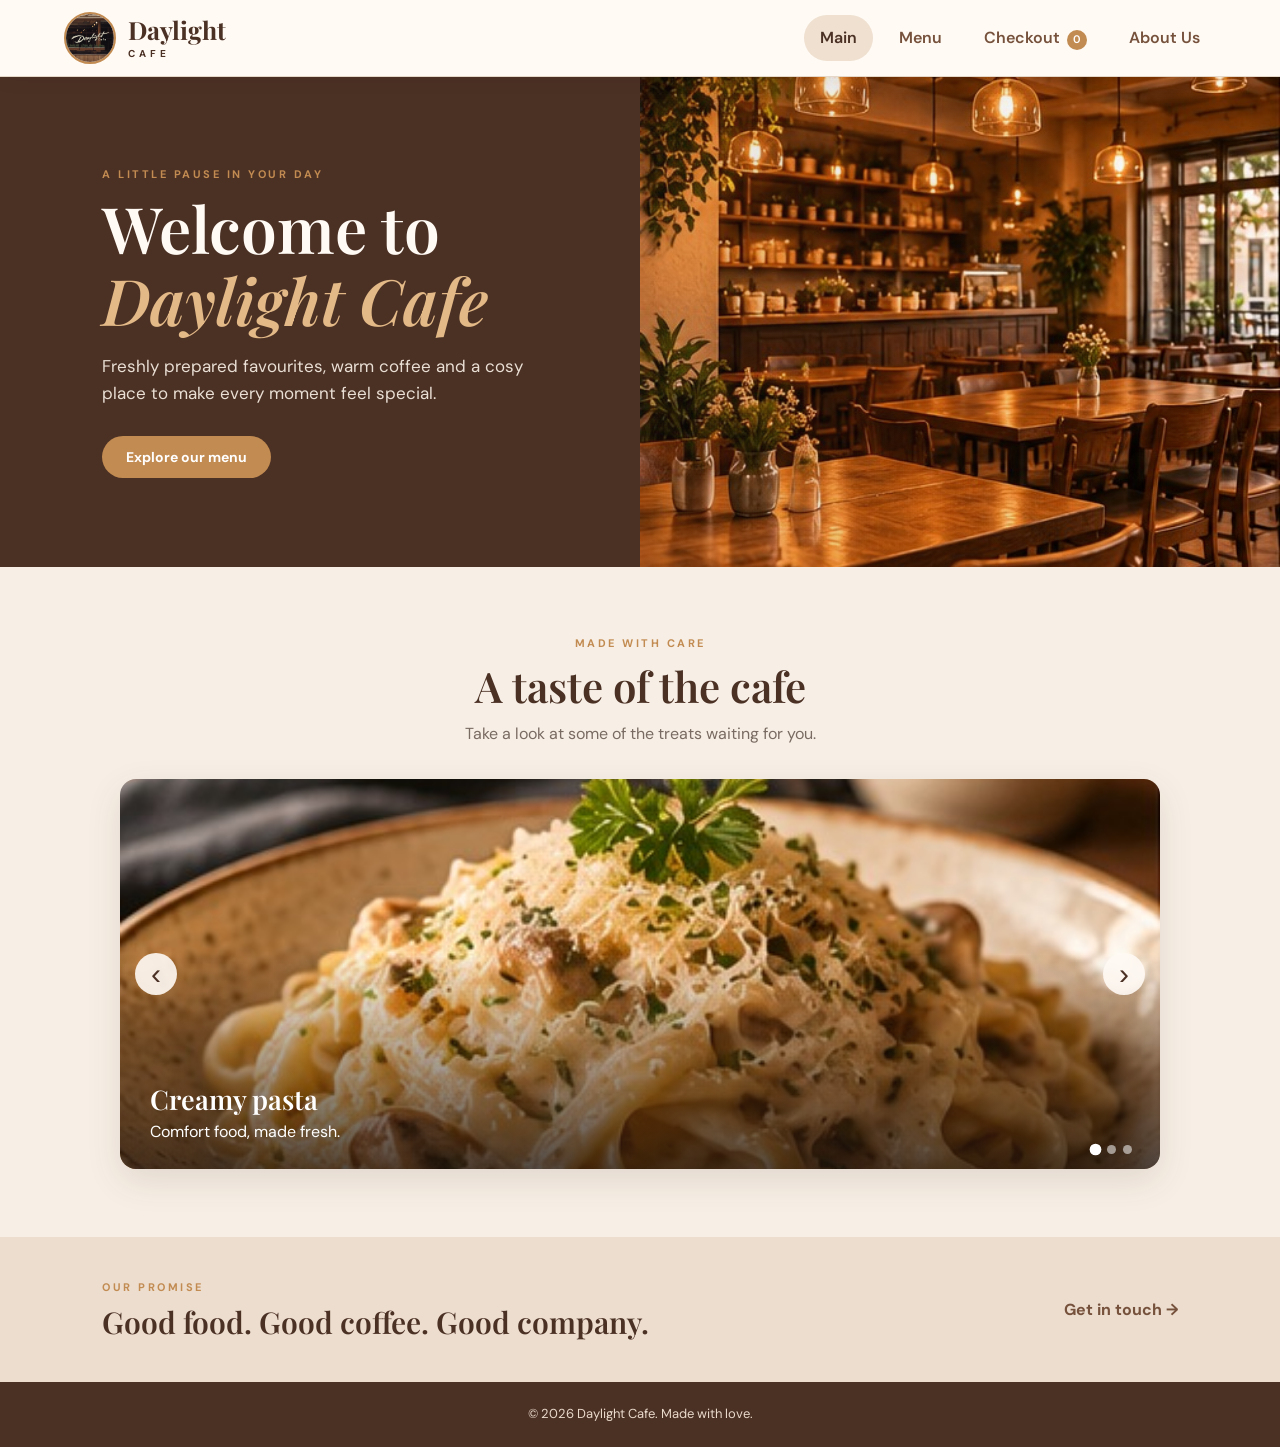
<file: index.html>
<!DOCTYPE html>
<html lang="en">
<head>
  <meta charset="UTF-8">
  <meta name="viewport" content="width=device-width, initial-scale=1.0">
  <title>Daylight Cafe | Home</title>
  <link rel="stylesheet" href="cafestyle.css">
  <script src="cafe.js" defer></script>
</head>
<body>
  <header class="site-header">
    <a class="brand" href="index.html"><img src="cafe-logo.webp" alt="Daylight Cafe storefront"><span>Daylight <small>CAFE</small></span></a>
    <button class="nav-toggle" aria-label="Open navigation" aria-expanded="false">☰</button>
    <nav class="nav-links" aria-label="Main navigation">
      <a class="active" href="index.html">Main</a>
      <a href="menu.html">Menu</a>
      <a href="checkout.html">Checkout <span class="cart-count">0</span></a>
      <a href="contact.html">About Us</a>
    </nav>
  </header>

  <main>
    <section class="hero">
      <div class="hero-copy">
        <p class="eyebrow">A little pause in your day</p>
        <h1>Welcome to <em>Daylight Cafe</em></h1>
        <p>Freshly prepared favourites, warm coffee and a cosy place to make every moment feel special.</p>
        <a class="button" href="menu.html">Explore our menu</a>
      </div>
      <div class="hero-image" role="img" aria-label="Warm cafe interior"></div>
    </section>

    <section class="section">
      <div class="section-heading">
        <p class="eyebrow">Made with care</p>
        <h2>A taste of the cafe</h2>
        <p>Take a look at some of the treats waiting for you.</p>
      </div>
      <div class="slider" data-slider>
        <button class="slide-arrow prev" aria-label="Previous picture">‹</button>
        <div class="slides">
          <article class="slide active">
            <img src="pasta.jpg" alt="Creamy pasta dish">
            <div class="slide-caption"><h3>Creamy pasta</h3><p>Comfort food, made fresh.</p></div>
          </article>
          <article class="slide">
            <img src="coffee.jpg" alt="Freshly prepared coffee">
            <div class="slide-caption"><h3>Fresh coffee</h3><p>Your favourite cup, any time of day.</p></div>
          </article>
          <article class="slide">
            <img src="donuts.jpg" alt="Fresh cafe pastries">
            <div class="slide-caption"><h3>Sweet treats</h3><p>A little something to brighten your day.</p></div>
          </article>
        </div>
        <button class="slide-arrow next" aria-label="Next picture">›</button>
        <div class="slider-dots" aria-label="Choose a picture"></div>
      </div>
    </section>

    <section class="welcome-strip">
      <div><p class="eyebrow">Our promise</p><h2>Good food. Good coffee. Good company.</h2></div>
      <a class="text-link" href="contact.html">Get in touch →</a>
    </section>
  </main>
  <footer><p>© <span data-year></span> Daylight Cafe. Made with love.</p></footer>
</body>
</html>
</file>
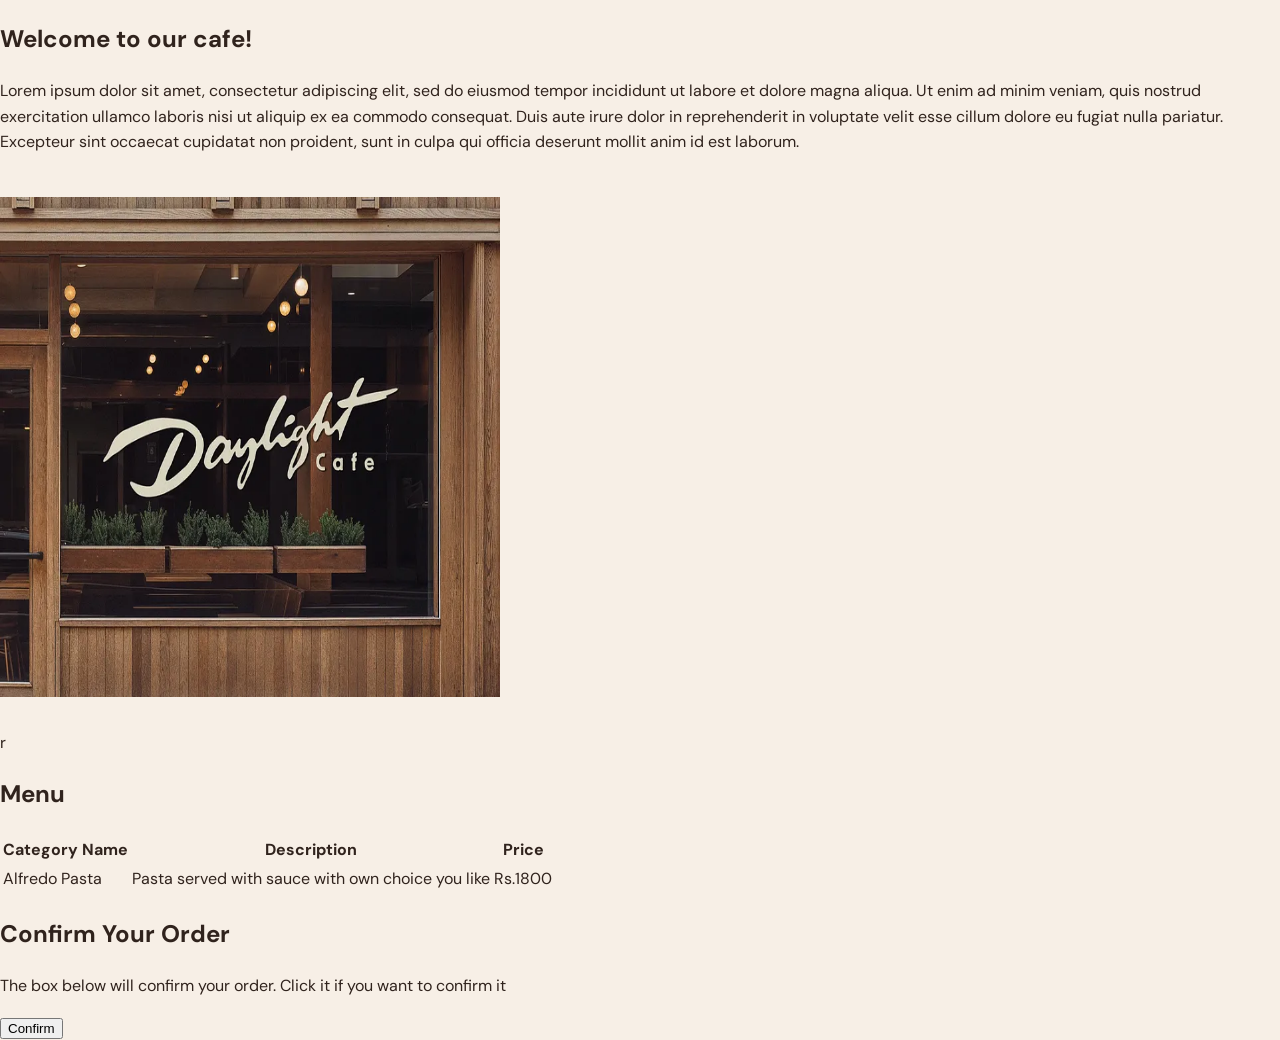
<file: cafe.html>
<!-- Zaigham Shahzad SE-A
i263021 -->
<!DOCTYPE html>
<html lang="en">
<head>
    <meta charset="UTF-8">
    <meta name="viewport" content="width=device-width, initial-scale=1.0">
    <title>Cafe Bedaar</title>
    <link rel="stylesheet" href="cafestyle.css">
    <script src="cafe.js"></script>
</head>
<body>
    <h2 class ="main">Welcome to our cafe!</h2>
    <p id = sub>Lorem ipsum dolor sit amet, consectetur adipiscing elit, sed do eiusmod tempor incididunt ut labore et dolore magna aliqua. Ut enim ad minim veniam, quis nostrud exercitation ullamco laboris nisi ut aliquip ex ea commodo consequat. Duis aute irure dolor in reprehenderit in voluptate velit esse cillum dolore eu fugiat nulla pariatur. Excepteur sint occaecat cupidatat non proident, sunt in culpa qui officia deserunt mollit anim id est laborum.</p><br>
    <img src="cafe logo.webp"  height="500px" width="500px" >
    <br>
    <br>r
    <h2 class="main">Menu</h2>
    <table>
        <tr>
            <th>Category Name</th>
            <th>Description</th>
            <th>Price</th>
        </tr>
        <tr>
            <td>Alfredo Pasta</td>
            <td>Pasta served with sauce with own choice you like</td>
            <td>Rs.1800</td>
        </tr>
    </table>
    <h2 class="main">Confirm Your Order</h2>
    <p>The box below will confirm your order. Click it if you want to confirm it</p>
    <button class="cbutton" onclick="confirm()">Confirm</button>
</body>
</html>
</file>
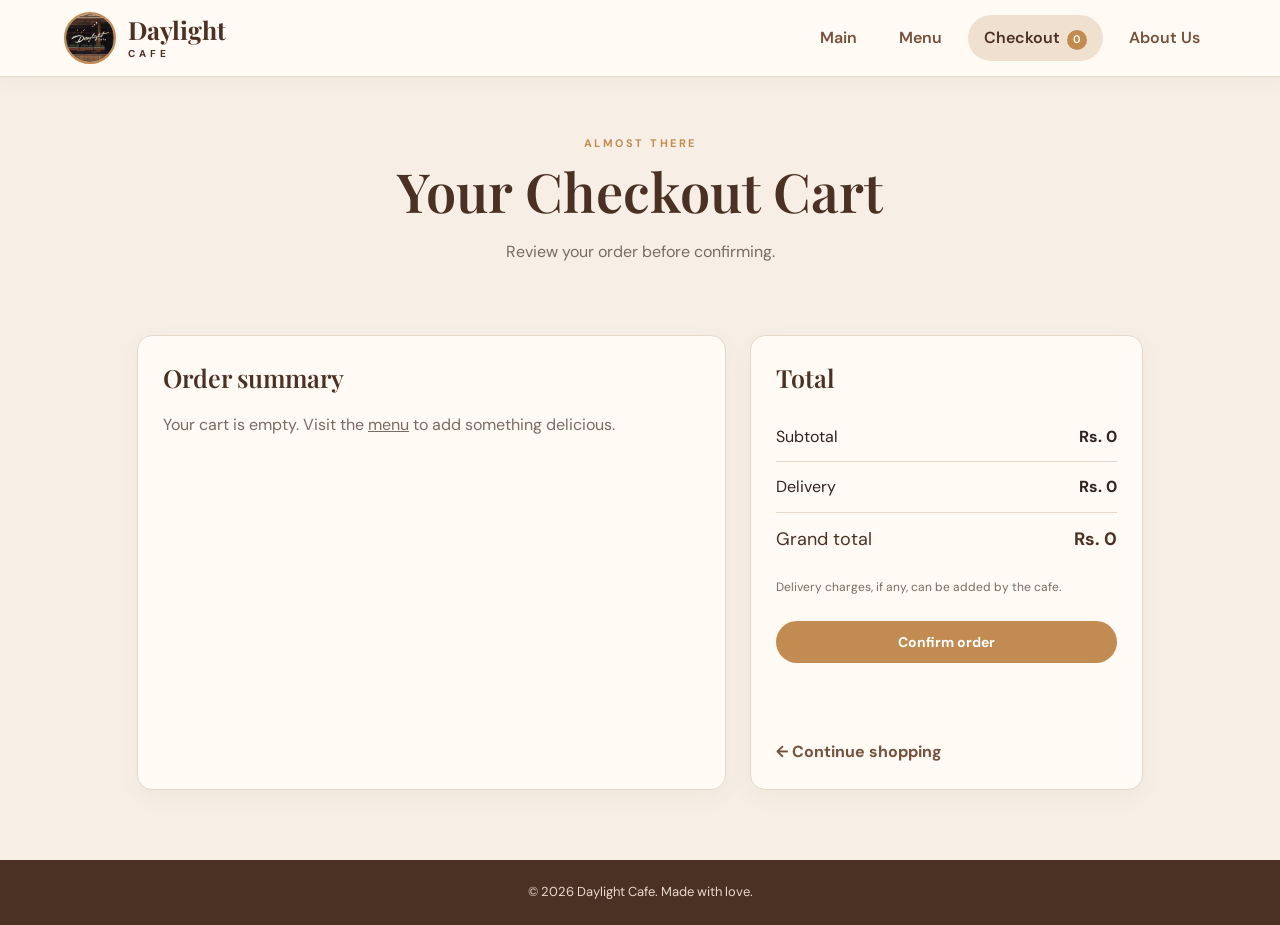
<file: checkout.html>
<!DOCTYPE html>
<html lang="en">
<head>
  <meta charset="UTF-8">
  <meta name="viewport" content="width=device-width, initial-scale=1.0">
  <title>Daylight Cafe | Checkout</title>
  <link rel="stylesheet" href="cafestyle.css">
  <script src="cafe.js" defer></script>
</head>
<body>
  <header class="site-header">
    <a class="brand" href="index.html"><img src="cafe-logo.webp" alt="Daylight Cafe storefront"><span>Daylight <small>CAFE</small></span></a>
    <button class="nav-toggle" aria-label="Open navigation" aria-expanded="false">☰</button>
    <nav class="nav-links" aria-label="Main navigation">
      <a href="index.html">Main</a><a href="menu.html">Menu</a>
      <a class="active" href="checkout.html">Checkout <span class="cart-count">0</span></a><a href="contact.html">About Us</a>
    </nav>
  </header>
  <main class="page-main">
    <section class="page-title"><p class="eyebrow">Almost there</p><h1>Your Checkout Cart</h1><p>Review your order before confirming.</p></section>
    <section class="checkout-layout">
      <div class="cart-panel">
        <h2>Order summary</h2>
        <div id="cart-items" class="cart-items"><p class="empty-cart">Your cart is empty. Visit the <a href="menu.html">menu</a> to add something delicious.</p></div>
      </div>
      <aside class="summary-panel">
        <h2>Total</h2>
        <div class="total-row"><span>Subtotal</span><strong id="cart-subtotal">Rs. 0</strong></div>
        <div class="total-row"><span>Delivery</span><strong>Rs. 0</strong></div>
        <div class="total-row grand-total"><span>Grand total</span><strong id="cart-total">Rs. 0</strong></div>
        <p class="small-note">Delivery charges, if any, can be added by the cafe.</p>
        <button class="button full-width" id="confirm-order">Confirm order</button>
        <p class="cart-message" id="checkout-message" aria-live="polite"></p>
        <a class="text-link" href="menu.html">← Continue shopping</a>
      </aside>
    </section>
  </main>
  <footer><p>© <span data-year></span> Daylight Cafe. Made with love.</p></footer>
</body>
</html>
</file>
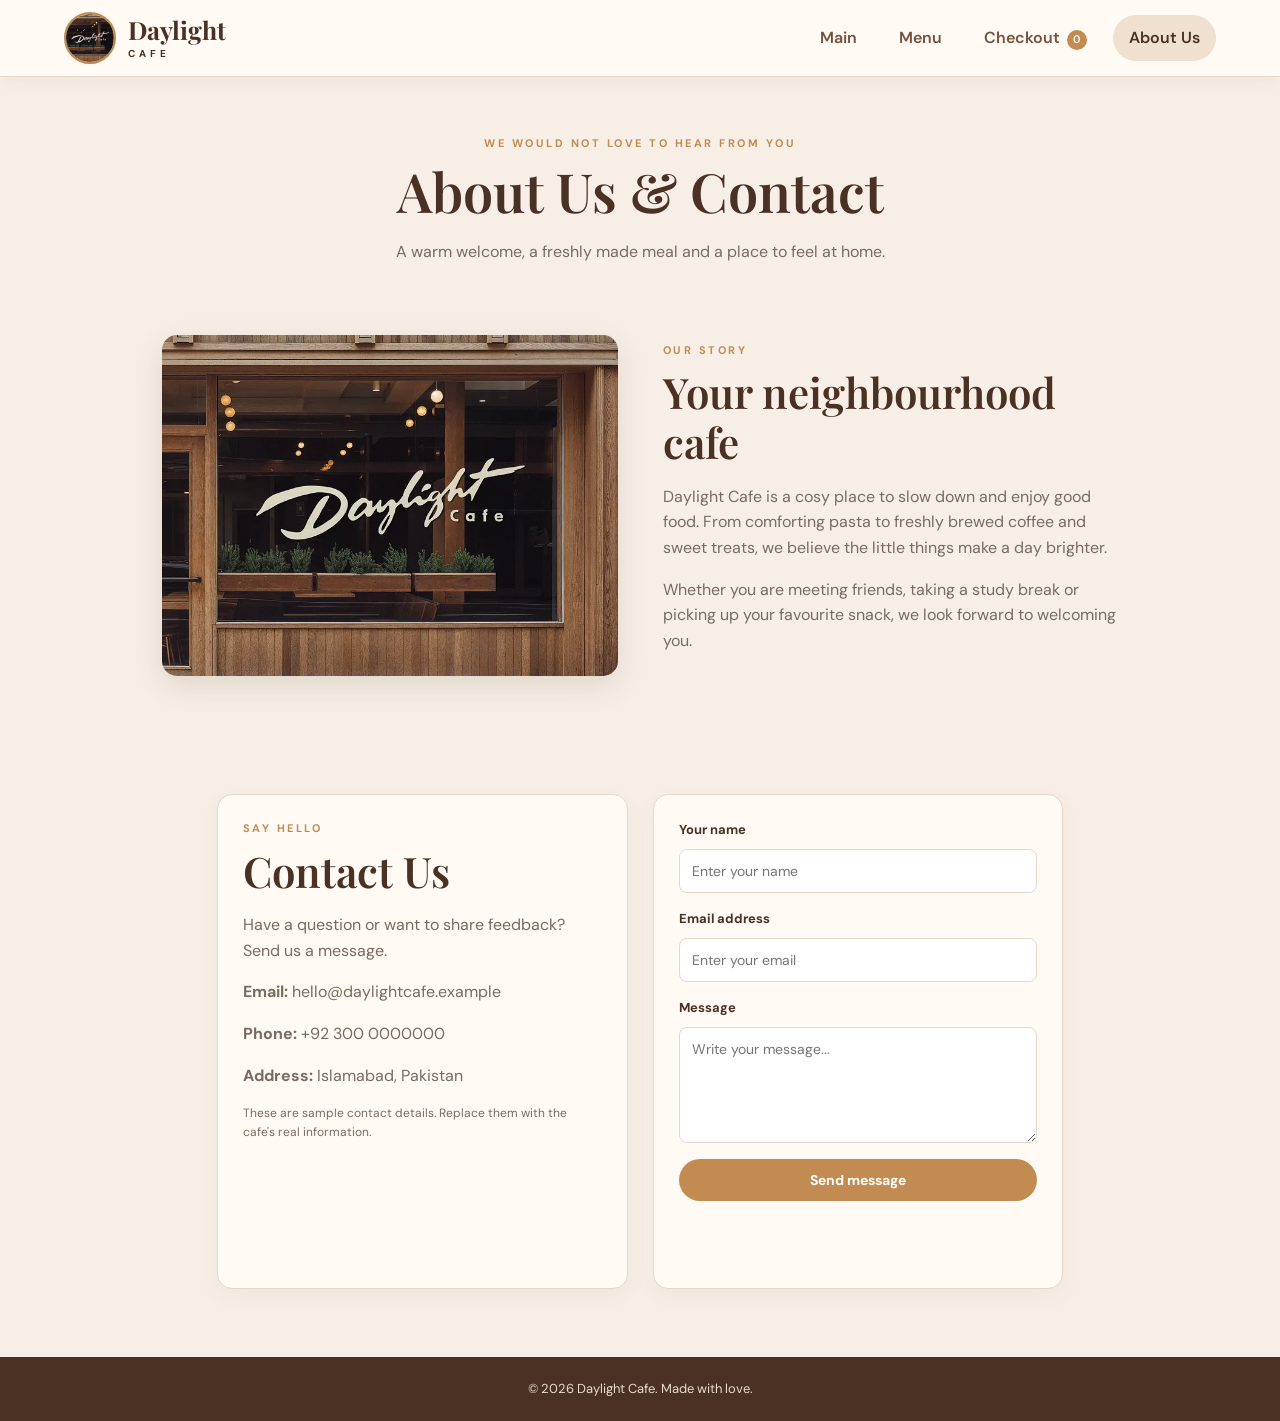
<file: contact.html>
<!DOCTYPE html>
<html lang="en">
<head>
  <meta charset="UTF-8">
  <meta name="viewport" content="width=device-width, initial-scale=1.0">
  <title>Daylight Cafe | About Us</title>
  <link rel="stylesheet" href="cafestyle.css">
  <script src="cafe.js" defer></script>
</head>
<body>
  <header class="site-header">
    <a class="brand" href="index.html"><img src="cafe-logo.webp" alt="Daylight Cafe storefront"><span>Daylight <small>CAFE</small></span></a>
    <button class="nav-toggle" aria-label="Open navigation" aria-expanded="false">☰</button>
    <nav class="nav-links" aria-label="Main navigation">
      <a href="index.html">Main</a><a href="menu.html">Menu</a>
      <a href="checkout.html">Checkout <span class="cart-count">0</span></a><a class="active" href="contact.html">About Us</a>
    </nav>
  </header>
  <main class="page-main">
    <section class="page-title"><p class="eyebrow">We would not love to hear from you</p><h1>About Us & Contact</h1><p>A warm welcome, a freshly made meal and a place to feel at home.</p></section>
    <section class="about-layout">
      <div class="about-photo"><img src="cafe-logo.webp" alt="Daylight Cafe storefront"></div>
      <div class="about-copy"><p class="eyebrow">Our story</p><h2>Your neighbourhood cafe</h2><p>Daylight Cafe is a cosy place to slow down and enjoy good food. From comforting pasta to freshly brewed coffee and sweet treats, we believe the little things make a day brighter.</p><p>Whether you are meeting friends, taking a study break or picking up your favourite snack, we look forward to welcoming you.</p></div>
    </section>
    <section class="contact-layout section">
      <div class="contact-details"><p class="eyebrow">Say hello</p><h2>Contact Us</h2><p>Have a question or want to share feedback? Send us a message.</p><p><strong>Email:</strong> hello@daylightcafe.example</p><p><strong>Phone:</strong> +92 300 0000000</p><p><strong>Address:</strong> Islamabad, Pakistan</p><p class="small-note">These are sample contact details. Replace them with the cafe's real information.</p></div>
      <form id="contact-form" class="contact-form">
        <label for="contact-name">Your name</label><input id="contact-name" name="name" type="text" placeholder="Enter your name" required>
        <label for="contact-email">Email address</label><input id="contact-email" name="email" type="email" placeholder="Enter your email" required>
        <label for="contact-message">Message</label><textarea id="contact-message" name="message" rows="5" placeholder="Write your message..." required></textarea>
        <button class="button" type="submit">Send message</button><p id="contact-feedback" class="cart-message" aria-live="polite"></p>
      </form>
    </section>
  </main>
  <footer><p>© <span data-year></span> Daylight Cafe. Made with love.</p></footer>
</body>
</html>
</file>
<file: cafestyle.css>
@import url('https://fonts.googleapis.com/css2?family=DM+Sans:wght@400;500;600;700&family=Playfair+Display:wght@500;600;700&display=swap');
:root{--cream:#f7efe6;--cream2:#fffaf4;--brown:#4b3024;--brown2:#76513c;--gold:#c28b51;--ink:#30231d;--muted:#796b61;--line:#e6d8c9;--white:#fff}
*{box-sizing:border-box}html{scroll-behavior:smooth}body{margin:0;background:var(--cream);color:var(--ink);font-family:'DM Sans',Arial,sans-serif;line-height:1.6}
a{color:inherit}.site-header{position:sticky;top:0;z-index:20;display:flex;align-items:center;justify-content:space-between;padding:12px clamp(18px,5vw,76px);background:rgba(255,250,244,.96);border-bottom:1px solid var(--line);box-shadow:0 3px 18px rgba(70,43,27,.06)}
.brand{display:flex;align-items:center;gap:12px;text-decoration:none;color:var(--brown);font-family:'Playfair Display',serif;font-size:25px;font-weight:700;line-height:1}.brand img{width:52px;height:52px;object-fit:cover;border-radius:50%;border:2px solid var(--gold)}.brand small{display:block;font:700 10px 'DM Sans',sans-serif;letter-spacing:4px;margin-top:5px}
.nav-links{display:flex;align-items:center;gap:10px}.nav-links a{padding:10px 16px;text-decoration:none;color:var(--brown2);font-weight:600;border-radius:30px;transition:.2s}.nav-links a:hover,.nav-links a.active{background:#efe0d0;color:var(--brown)}.cart-count{display:inline-grid;place-items:center;min-width:20px;height:20px;padding:0 5px;margin-left:3px;border-radius:20px;background:var(--gold);color:#fff;font-size:11px}
.nav-toggle{display:none;border:0;background:none;font-size:27px;color:var(--brown)}
.hero{display:grid;grid-template-columns:1fr 1fr;min-height:490px;background:var(--brown);color:var(--cream2)}.hero-copy{align-self:center;padding:70px clamp(25px,8vw,120px)}.hero h1,.page-title h1{font:600 clamp(38px,5vw,64px)/1.12 'Playfair Display',serif;margin:8px 0 18px}.hero h1 em{color:#e2b987}.hero-copy>p:not(.eyebrow){max-width:480px;color:#eadfd4;font-size:17px;margin-bottom:28px}.hero-image{min-height:390px;background:linear-gradient(90deg,rgba(75,48,36,.12),transparent),url('cafe-interior.jpg') center/cover}
.eyebrow{text-transform:uppercase;letter-spacing:2.5px;font-size:11px;font-weight:700;color:var(--gold);margin:0 0 8px}.button{display:inline-block;border:0;border-radius:30px;padding:12px 24px;background:var(--gold);color:#fff;text-decoration:none;font:700 14px 'DM Sans',sans-serif;cursor:pointer;transition:transform .2s,background .2s}.button:hover{background:var(--brown2);transform:translateY(-2px)}.button-outline{background:transparent;color:var(--brown);border:1px solid var(--brown2)}.button-outline:hover{color:white}.section{padding:68px clamp(18px,6vw,90px)}.section-heading,.page-title{text-align:center;margin:0 auto 32px}.section-heading h2,.welcome-strip h2,.about-copy h2,.contact-details h2{font:600 clamp(29px,4vw,42px)/1.2 'Playfair Display',serif;margin:4px 0 10px;color:var(--brown)}.section-heading p:last-child,.page-title>p:last-child{color:var(--muted);margin:0}
.slider{position:relative;max-width:1040px;margin:0 auto;overflow:hidden;border-radius:16px;box-shadow:0 12px 35px rgba(70,43,27,.12)}.slides{position:relative;min-height:390px}.slide{display:none;position:relative;height:390px}.slide.active{display:block;animation:fade .5s}.slide img{width:100%;height:100%;object-fit:cover;display:block}.slide:after{content:"";position:absolute;inset:45% 0 0;background:linear-gradient(transparent,rgba(25,16,12,.75))}.slide-caption{position:absolute;z-index:2;left:30px;bottom:22px;color:white}.slide-caption h3{font:600 27px 'Playfair Display',serif;margin:0}.slide-caption p{margin:2px 0}.slide-arrow{position:absolute;z-index:4;top:50%;transform:translateY(-50%);width:42px;height:42px;border:0;border-radius:50%;background:rgba(255,250,244,.9);color:var(--brown);font-size:30px;cursor:pointer}.slide-arrow.prev{left:15px}.slide-arrow.next{right:15px}.slider-dots{position:absolute;z-index:5;bottom:15px;right:28px;display:flex;gap:7px}.slider-dots button{width:9px;height:9px;padding:0;border:0;border-radius:50%;background:#ffffff88;cursor:pointer}.slider-dots button.active{background:#fff;transform:scale(1.3)}@keyframes fade{from{opacity:.55}to{opacity:1}}
.welcome-strip{display:flex;align-items:center;justify-content:space-between;gap:20px;padding:42px clamp(18px,8vw,120px);background:#ecddce}.welcome-strip h2{font-size:30px;margin:0}.text-link{color:var(--brown2);font-weight:700;text-decoration:none}.text-link:hover{text-decoration:underline}
footer{text-align:center;padding:22px;background:var(--brown);color:#e9dacc;font-size:13px}footer p{margin:0}.page-main{min-height:70vh}.page-title{padding:58px 18px 28px}.page-title h1{color:var(--brown);font-size:clamp(38px,5vw,54px)}.menu-feature{max-width:900px}.menu-feature .slides,.menu-feature .slide{height:300px;min-height:300px}
.menu-section{padding-top:55px}.menu-grid{display:grid;grid-template-columns:repeat(2,minmax(0,1fr));gap:24px;max-width:1050px;margin:0 auto}.menu-card{overflow:hidden;background:var(--cream2);border:1px solid var(--line);border-radius:14px;box-shadow:0 6px 20px rgba(70,43,27,.06)}.menu-card>img{display:block;width:100%;height:220px;object-fit:cover}.menu-card-content{padding:20px}.menu-card-title{display:flex;align-items:flex-start;justify-content:space-between;gap:10px}.menu-card-title h3{font:600 22px 'Playfair Display',serif;color:var(--brown);margin:0}.menu-card-title strong{white-space:nowrap;color:var(--brown2)}.menu-card p{color:var(--muted);margin:10px 0 17px;font-size:14px}.center{text-align:center;margin-top:32px}.cart-message{color:var(--brown2);font-weight:600;min-height:22px}
.checkout-layout{display:grid;grid-template-columns:1.5fr 1fr;gap:24px;max-width:1050px;margin:0 auto;padding:10px 22px 70px}.cart-panel,.summary-panel,.contact-form,.contact-details{background:var(--cream2);border:1px solid var(--line);border-radius:15px;padding:25px;box-shadow:0 7px 22px rgba(70,43,27,.05)}.cart-panel h2,.summary-panel h2{font:600 25px 'Playfair Display',serif;color:var(--brown);margin:0 0 18px}.cart-row{display:grid;grid-template-columns:1fr auto auto;gap:15px;align-items:center;padding:15px 0;border-bottom:1px solid var(--line)}.cart-row h3{font-size:16px;margin:0}.cart-row p{font-size:13px;color:var(--muted);margin:3px 0 0}.quantity-controls{display:flex;align-items:center;gap:8px}.quantity-controls button,.remove-item{border:1px solid var(--line);background:white;border-radius:20px;padding:4px 10px;cursor:pointer;color:var(--brown)}.remove-item{font-size:12px}.empty-cart{color:var(--muted)}.total-row{display:flex;justify-content:space-between;padding:12px 0;border-bottom:1px solid var(--line)}.grand-total{font-size:18px;color:var(--brown);border:0}.small-note{font-size:12px;color:var(--muted)}.full-width{width:100%;margin:12px 0}.summary-panel .text-link{display:inline-block;margin-top:10px}
.about-layout{display:grid;grid-template-columns:1fr 1fr;align-items:center;gap:45px;max-width:1000px;margin:0 auto;padding:10px 22px 50px}.about-photo img{display:block;width:100%;max-height:390px;object-fit:cover;border-radius:15px;box-shadow:0 10px 30px rgba(70,43,27,.13)}.about-copy p:not(.eyebrow){color:var(--muted)}.contact-layout{display:grid;grid-template-columns:1fr 1fr;gap:25px;max-width:1000px;margin:0 auto}.contact-details p:not(.eyebrow){color:var(--muted)}.contact-form{display:flex;flex-direction:column;gap:8px}.contact-form label{font-weight:700;font-size:13px;color:var(--brown)}.contact-form input,.contact-form textarea{width:100%;padding:12px;border:1px solid var(--line);border-radius:8px;background:white;font:14px 'DM Sans',sans-serif;margin-bottom:8px}.contact-form input:focus,.contact-form textarea:focus{outline:2px solid #d9b68d;border-color:transparent}.contact-form textarea{resize:vertical}
@media(max-width:720px){.site-header{padding:10px 17px}.nav-toggle{display:block}.nav-links{display:none;position:absolute;top:75px;left:0;right:0;flex-direction:column;align-items:stretch;padding:12px 18px;background:var(--cream2);border-bottom:1px solid var(--line)}.nav-links.open{display:flex}.nav-links a{padding:12px}.hero{grid-template-columns:1fr}.hero-copy{padding:55px 25px}.hero-image{min-height:260px}.slides,.slide{height:280px;min-height:280px}.menu-feature .slides,.menu-feature .slide{height:240px;min-height:240px}.menu-grid,.checkout-layout,.about-layout,.contact-layout{grid-template-columns:1fr}.menu-card>img{height:200px}.welcome-strip{align-items:flex-start;flex-direction:column}.section{padding:48px 17px}.checkout-layout{padding:5px 17px 50px}.cart-row{grid-template-columns:1fr auto;gap:8px}.cart-row .quantity-controls{grid-column:1}.cart-row .remove-item{grid-column:2;grid-row:2}.about-layout{padding:0 17px 35px;gap:22px}.contact-layout{padding-top:35px}}
</file>
